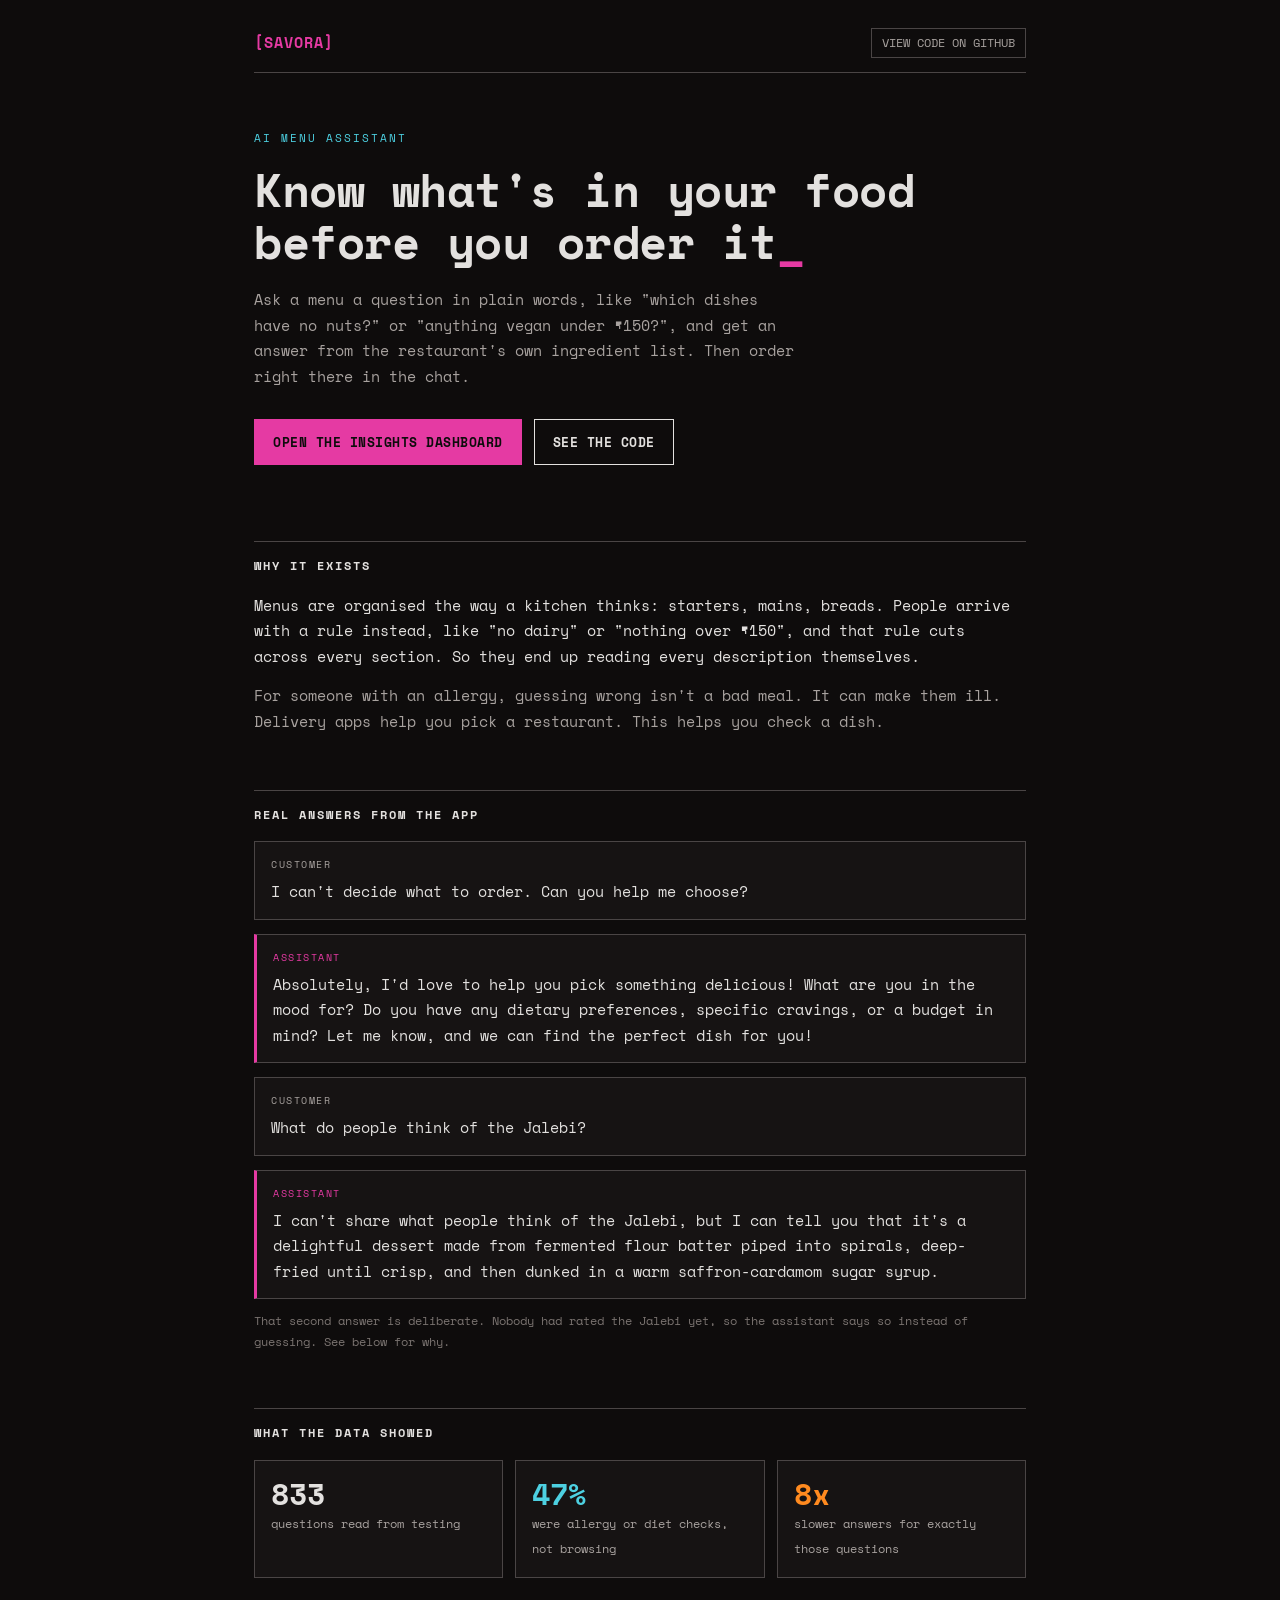
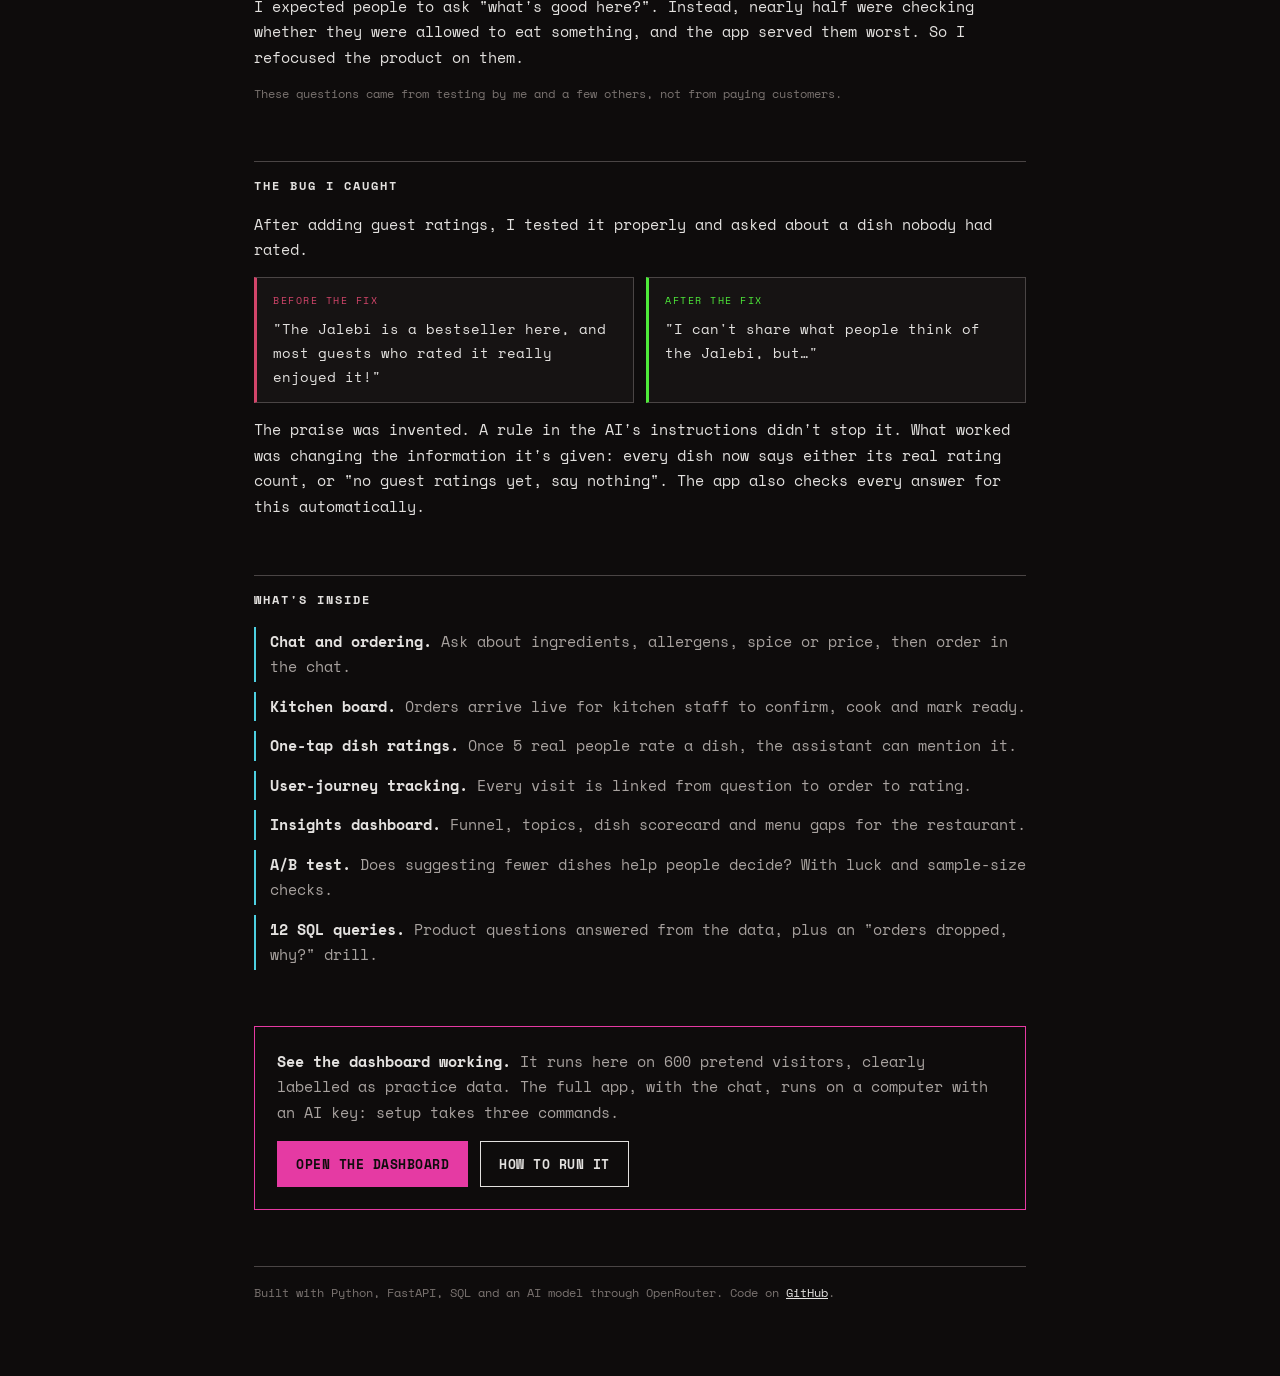
<file: docs/index.html>
<!DOCTYPE html>
<html lang="en">
<head>
<meta charset="UTF-8">
<meta name="viewport" content="width=device-width, initial-scale=1.0">
<title>AI Menu Assistant — know your food before you order</title>
<meta name="description" content="An AI menu assistant that tells you what's in a dish before you order it, with user-journey tracking, an A/B test and SQL analysis.">
<link rel="preconnect" href="https://fonts.googleapis.com">
<link href="https://fonts.googleapis.com/css2?family=Space+Mono:wght@400;700&display=swap" rel="stylesheet">
<style>
/* Same palette and type as the app itself. */
:root {
  --offblack:   #0e0c0c;
  --panel:      #161313;
  --offwhite:   #e3e1df;
  --magenta:    #e53aa3;
  --yellow:     #ffd84d;
  --orange:     #ff8a1f;
  --green:      #4eea3a;
  --teal:       #4dd0e1;
  --maroon:     #d2456a;
  --gray:       #4a4545;
  --gray-mid:   #7a7370;
  --gray-light: #a8a29f;
  --font-mono: "Space Mono", ui-monospace, SFMono-Regular, Menlo, Consolas, monospace;
}

* { box-sizing: border-box; }

html, body {
  margin: 0;
  background: var(--offblack);
  color: var(--offwhite);
  font-family: var(--font-mono);
  font-size: 15px;
  line-height: 1.7;
}

a { color: var(--offwhite); }
a:hover { color: var(--magenta); }
:focus-visible { outline: 2px solid var(--magenta); outline-offset: 3px; }

.page {
  max-width: 820px;
  margin: 0 auto;
  padding-inline: 24px;
  padding-block: 28px 72px;
}

/* ── top ─────────────────────────────────────────────────────────────────── */
.top {
  display: flex;
  justify-content: space-between;
  align-items: center;
  gap: 12px;
  flex-wrap: wrap;
  border-bottom: 1px solid var(--gray);
  padding-bottom: 14px;
}
.brand { color: var(--magenta); font-weight: 700; letter-spacing: 1px; }
.top a.gh { font-size: 12px; color: var(--gray-light); text-decoration: none; border: 1px solid var(--gray); padding: 4px 10px; }
.top a.gh:hover { color: var(--offwhite); border-color: var(--offwhite); }

/* ── hero ────────────────────────────────────────────────────────────────── */
.hero { padding-block: 56px 20px; }
.kicker { font-size: 11px; letter-spacing: 2px; text-transform: uppercase; color: var(--teal); margin: 0 0 16px; }
h1 {
  font-size: clamp(30px, 6vw, 46px);
  line-height: 1.12;
  margin: 0 0 20px;
  text-wrap: balance;
  letter-spacing: -0.5px;
}
h1 .cursor { color: var(--magenta); }
.lede { color: var(--gray-light); max-width: 60ch; margin: 0; }

.actions { display: flex; gap: 12px; flex-wrap: wrap; margin-top: 30px; }
.btn {
  font-family: var(--font-mono);
  font-size: 13px;
  font-weight: 700;
  letter-spacing: 0.5px;
  text-decoration: none;
  padding: 11px 18px;
  border: 1px solid var(--offwhite);
}
.btn.primary { background: var(--magenta); border-color: var(--magenta); color: var(--offblack); }
.btn.primary:hover { background: var(--offwhite); border-color: var(--offwhite); color: var(--offblack); }
.btn.secondary { color: var(--offwhite); }
.btn.secondary:hover { color: var(--magenta); border-color: var(--magenta); }

/* ── sections ────────────────────────────────────────────────────────────── */
section { margin-top: 56px; }
h2 {
  font-size: 12px;
  letter-spacing: 2px;
  text-transform: uppercase;
  color: var(--offwhite);
  margin: 0 0 16px;
  padding-top: 14px;
  border-top: 1px solid var(--gray);
}
p { margin: 0 0 14px; }
.muted { color: var(--gray-light); }

/* ── chat excerpts ───────────────────────────────────────────────────────── */
.chat { display: flex; flex-direction: column; gap: 14px; margin-top: 8px; }
.turn { border: 1px solid var(--gray); background: var(--panel); padding: 14px 16px; }
.who { font-size: 10px; letter-spacing: 1.5px; text-transform: uppercase; margin-bottom: 6px; }
.turn.you .who { color: var(--gray-light); }
.turn.bot .who { color: var(--magenta); }
.turn p { margin: 0; }
.turn.bot { border-left: 3px solid var(--magenta); }

/* ── numbers ─────────────────────────────────────────────────────────────── */
.stats { display: grid; grid-template-columns: repeat(3, 1fr); gap: 12px; }
.stat { border: 1px solid var(--gray); background: var(--panel); padding: 16px; }
.stat b { display: block; font-size: 30px; line-height: 1.1; font-variant-numeric: tabular-nums; }
.stat span { font-size: 12px; color: var(--gray-light); }
.stat:nth-child(1) b { color: var(--offwhite); }
.stat:nth-child(2) b { color: var(--teal); }
.stat:nth-child(3) b { color: var(--orange); }
.note { font-size: 12px; color: var(--gray-mid); margin-top: 12px; }

/* ── before / after ──────────────────────────────────────────────────────── */
.pair { display: grid; grid-template-columns: 1fr 1fr; gap: 12px; margin: 8px 0 14px; }
.quote { border: 1px solid var(--gray); background: var(--panel); padding: 14px 16px; font-size: 14px; }
.quote .tag { display: block; font-size: 10px; letter-spacing: 1.5px; text-transform: uppercase; margin-bottom: 8px; }
.quote.bad  { border-left: 3px solid var(--maroon); }
.quote.good { border-left: 3px solid var(--green); }
.quote.bad  .tag { color: var(--maroon); }
.quote.good .tag { color: var(--green); }

/* ── feature list ────────────────────────────────────────────────────────── */
.features { list-style: none; margin: 0; padding: 0; display: flex; flex-direction: column; gap: 10px; }
.features li { border-left: 2px solid var(--teal); padding: 2px 0 2px 14px; }
.features b { color: var(--offwhite); }
.features span { color: var(--gray-light); }

.cta {
  border: 1px solid var(--magenta);
  padding: 22px;
  margin-top: 56px;
}
.cta p { margin-bottom: 16px; }

footer {
  margin-top: 56px;
  padding-top: 16px;
  border-top: 1px solid var(--gray);
  font-size: 12px;
  color: var(--gray-mid);
}

@media (max-width: 640px) {
  .stats, .pair { grid-template-columns: 1fr; }
  .hero { padding-block: 36px 10px; }
}
@media (prefers-reduced-motion: reduce) { * { transition: none !important; } }
</style>
</head>
<body>
<div class="page">

  <header class="top">
    <span class="brand">[SAVORA]</span>
    <a class="gh" href="https://github.com/Karthikeya70/Savora">VIEW CODE ON GITHUB</a>
  </header>

  <div class="hero">
    <p class="kicker">AI menu assistant</p>
    <h1>Know what's in your food before you order it<span class="cursor">_</span></h1>
    <p class="lede">Ask a menu a question in plain words, like "which dishes have no nuts?" or "anything vegan under ₹150?", and get an answer from the restaurant's own ingredient list. Then order right there in the chat.</p>
    <div class="actions">
      <a class="btn primary" href="insights.html">OPEN THE INSIGHTS DASHBOARD</a>
      <a class="btn secondary" href="https://github.com/Karthikeya70/Savora">SEE THE CODE</a>
    </div>
  </div>

  <section>
    <h2>Why it exists</h2>
    <p>Menus are organised the way a kitchen thinks: starters, mains, breads. People arrive with a rule instead, like "no dairy" or "nothing over ₹150", and that rule cuts across every section. So they end up reading every description themselves.</p>
    <p class="muted">For someone with an allergy, guessing wrong isn't a bad meal. It can make them ill. Delivery apps help you pick a restaurant. This helps you check a dish.</p>
  </section>

  <section>
    <h2>Real answers from the app</h2>
    <div class="chat">
      <div class="turn you"><div class="who">Customer</div><p>I can't decide what to order. Can you help me choose?</p></div>
      <div class="turn bot"><div class="who">Assistant</div><p>Absolutely, I'd love to help you pick something delicious! What are you in the mood for? Do you have any dietary preferences, specific cravings, or a budget in mind? Let me know, and we can find the perfect dish for you!</p></div>
      <div class="turn you"><div class="who">Customer</div><p>What do people think of the Jalebi?</p></div>
      <div class="turn bot"><div class="who">Assistant</div><p>I can't share what people think of the Jalebi, but I can tell you that it's a delightful dessert made from fermented flour batter piped into spirals, deep-fried until crisp, and then dunked in a warm saffron-cardamom sugar syrup.</p></div>
    </div>
    <p class="note">That second answer is deliberate. Nobody had rated the Jalebi yet, so the assistant says so instead of guessing. See below for why.</p>
  </section>

  <section>
    <h2>What the data showed</h2>
    <div class="stats">
      <div class="stat"><b>833</b><span>questions read from testing</span></div>
      <div class="stat"><b>47%</b><span>were allergy or diet checks, not browsing</span></div>
      <div class="stat"><b>8x</b><span>slower answers for exactly those questions</span></div>
    </div>
    <p style="margin-top:16px">I expected people to ask "what's good here?". Instead, nearly half were checking whether they were allowed to eat something, and the app served them worst. So I refocused the product on them.</p>
    <p class="note">These questions came from testing by me and a few others, not from paying customers.</p>
  </section>

  <section>
    <h2>The bug I caught</h2>
    <p>After adding guest ratings, I tested it properly and asked about a dish nobody had rated.</p>
    <div class="pair">
      <div class="quote bad"><span class="tag">Before the fix</span>"The Jalebi is a bestseller here, and most guests who rated it really enjoyed it!"</div>
      <div class="quote good"><span class="tag">After the fix</span>"I can't share what people think of the Jalebi, but…"</div>
    </div>
    <p>The praise was invented. A rule in the AI's instructions didn't stop it. What worked was changing the information it's given: every dish now says either its real rating count, or "no guest ratings yet, say nothing". The app also checks every answer for this automatically.</p>
  </section>

  <section>
    <h2>What's inside</h2>
    <ul class="features">
      <li><b>Chat and ordering.</b> <span>Ask about ingredients, allergens, spice or price, then order in the chat.</span></li>
      <li><b>Kitchen board.</b> <span>Orders arrive live for kitchen staff to confirm, cook and mark ready.</span></li>
      <li><b>One-tap dish ratings.</b> <span>Once 5 real people rate a dish, the assistant can mention it.</span></li>
      <li><b>User-journey tracking.</b> <span>Every visit is linked from question to order to rating.</span></li>
      <li><b>Insights dashboard.</b> <span>Funnel, topics, dish scorecard and menu gaps for the restaurant.</span></li>
      <li><b>A/B test.</b> <span>Does suggesting fewer dishes help people decide? With luck and sample-size checks.</span></li>
      <li><b>12 SQL queries.</b> <span>Product questions answered from the data, plus an "orders dropped, why?" drill.</span></li>
    </ul>
  </section>

  <div class="cta">
    <p><b>See the dashboard working.</b> <span class="muted">It runs here on 600 pretend visitors, clearly labelled as practice data. The full app, with the chat, runs on a computer with an AI key: setup takes three commands.</span></p>
    <div class="actions" style="margin-top:0">
      <a class="btn primary" href="insights.html">OPEN THE DASHBOARD</a>
      <a class="btn secondary" href="https://github.com/Karthikeya70/Savora#try-it-yourself">HOW TO RUN IT</a>
    </div>
  </div>

  <footer>
    Built with Python, FastAPI, SQL and an AI model through OpenRouter. Code on <a href="https://github.com/Karthikeya70/Savora">GitHub</a>.
  </footer>

</div>
</body>
</html>
</file>
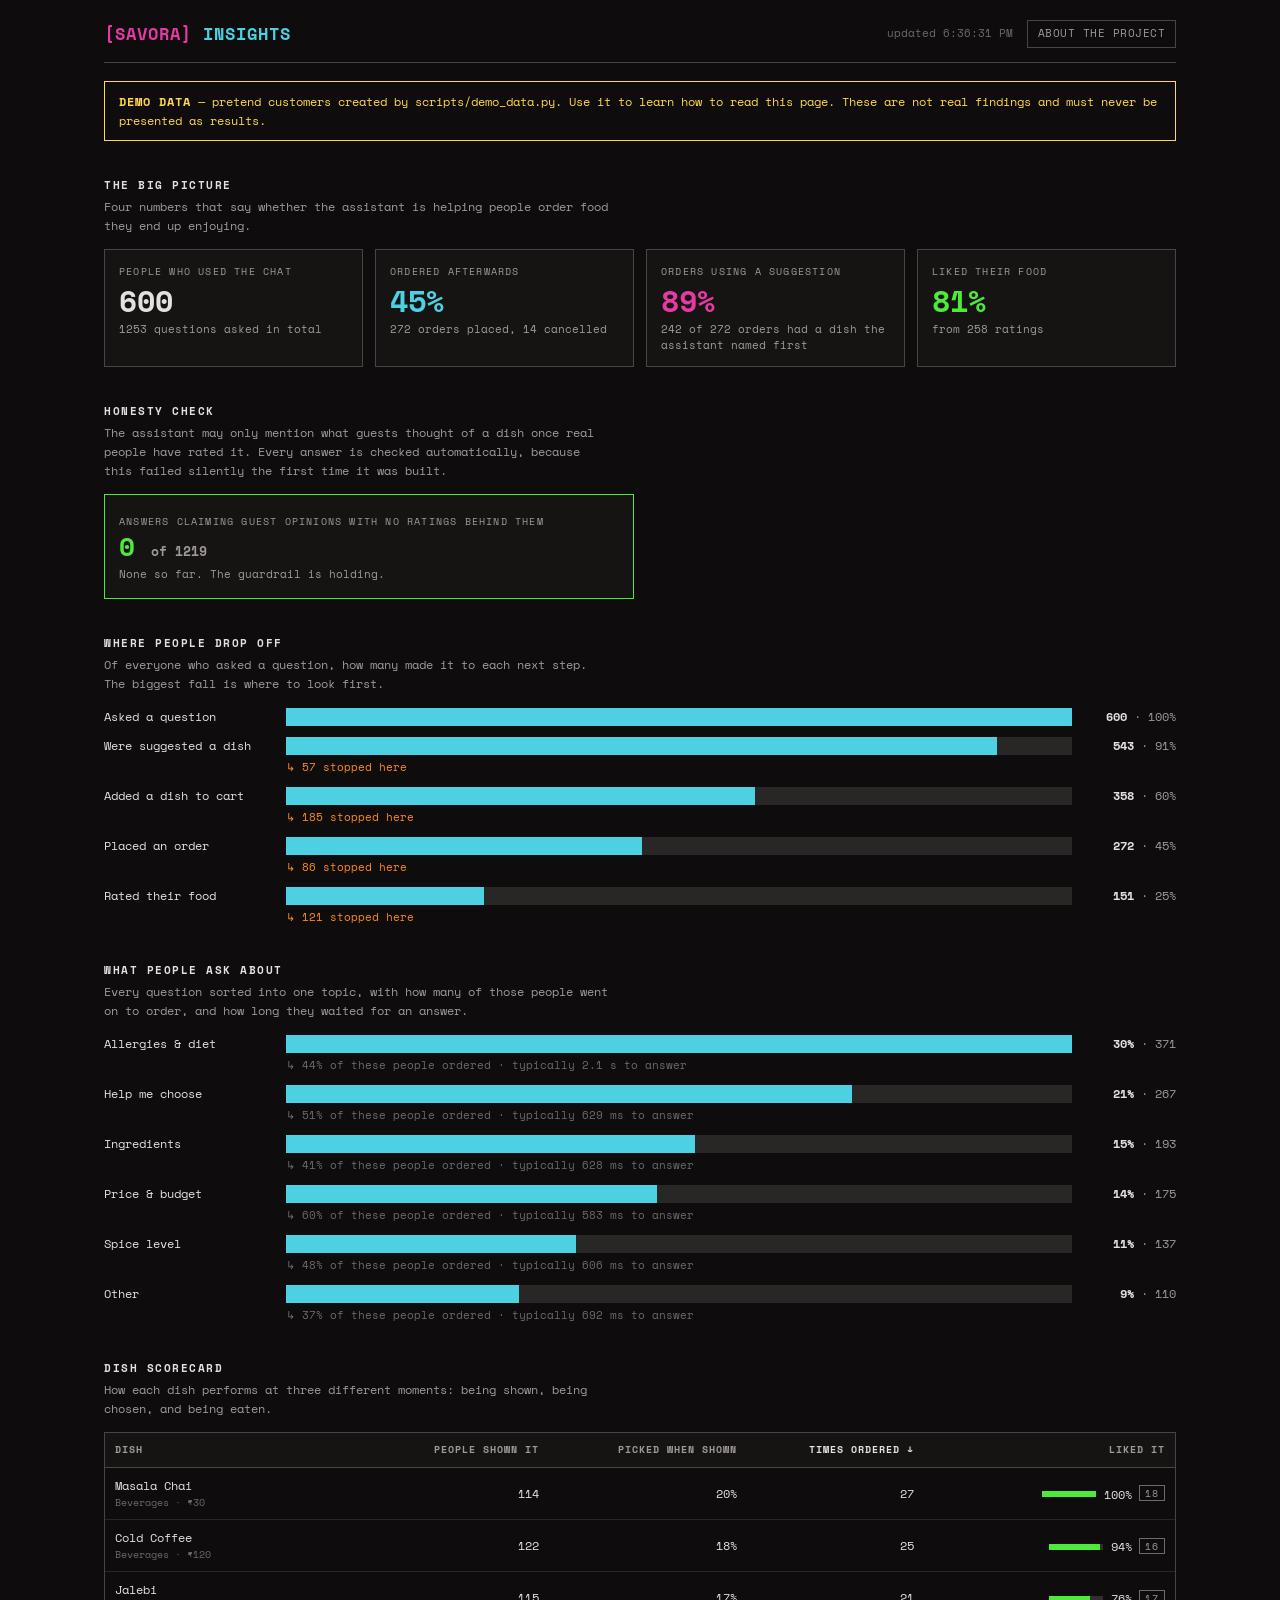
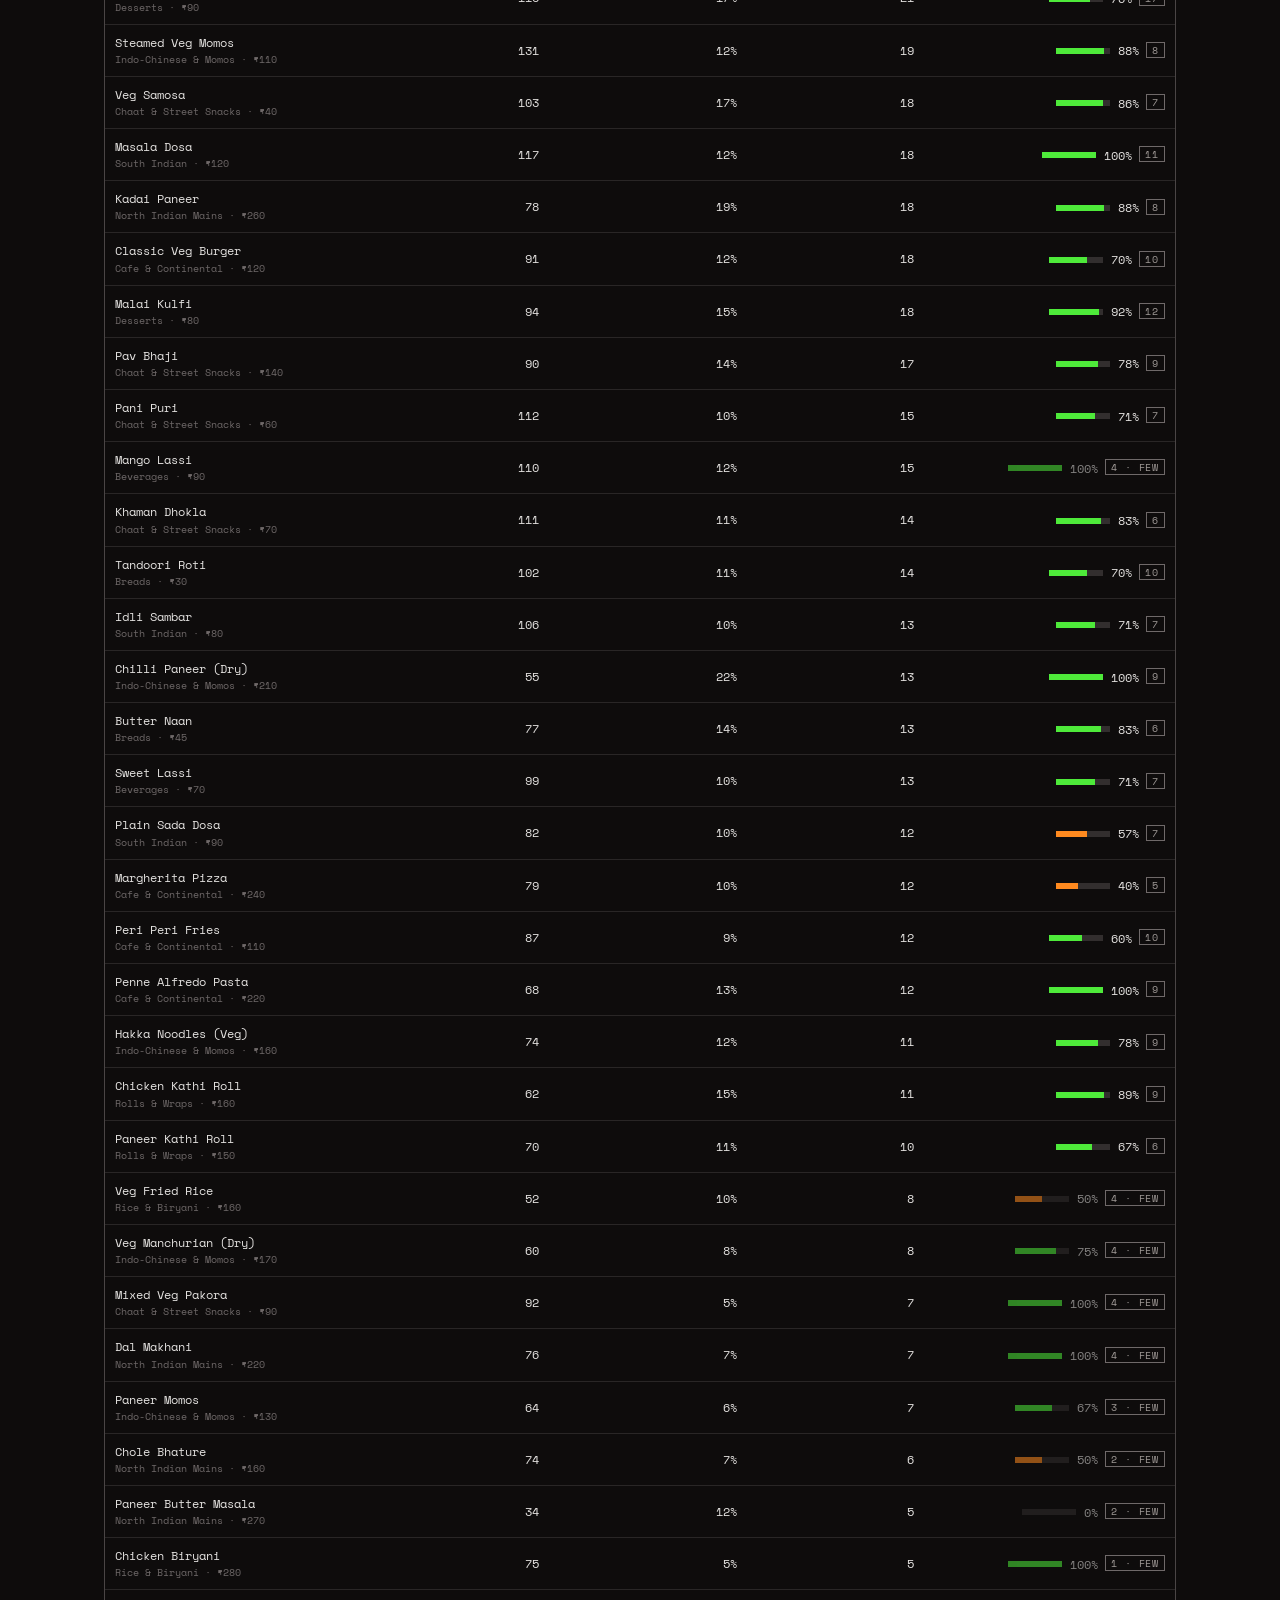
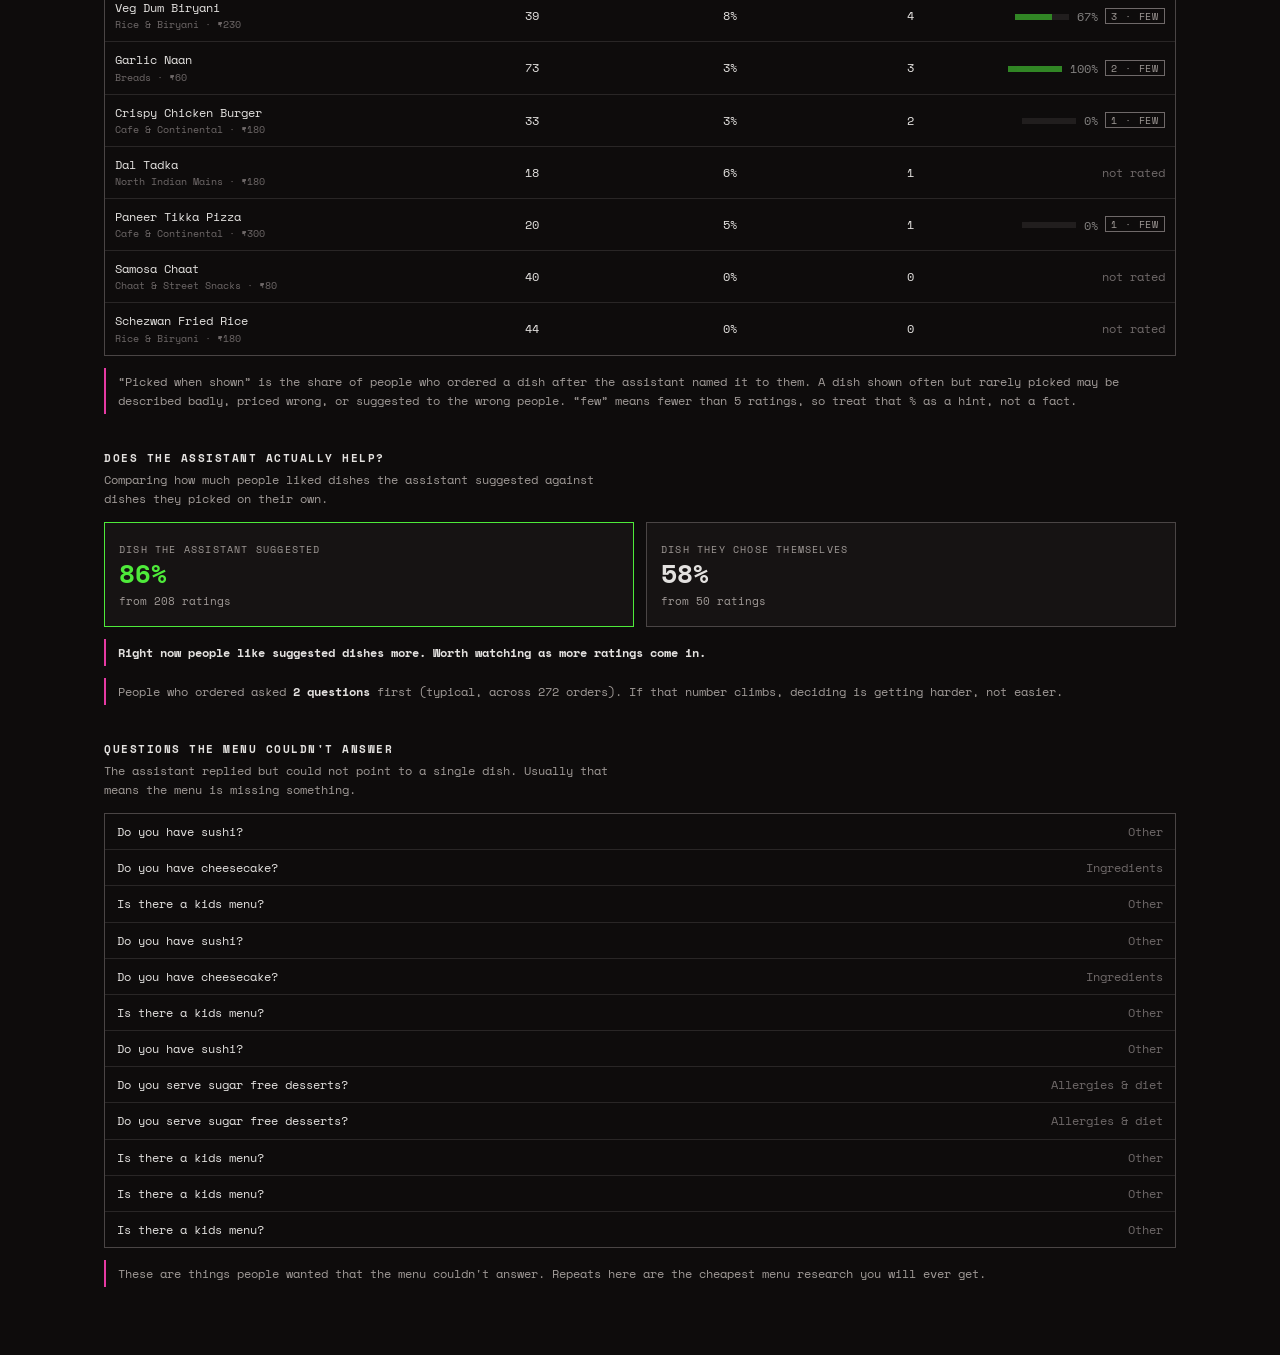
<file: docs/insights.html>
<!DOCTYPE html>
<html lang="en">
<head>
<meta charset="UTF-8">
<meta name="viewport" content="width=device-width, initial-scale=1.0">
<title>Savora — Insights</title>
<link rel="preconnect" href="https://fonts.googleapis.com">
<link href="https://fonts.googleapis.com/css2?family=Space+Mono:wght@400;700&display=swap" rel="stylesheet">
<style>
/* Same palette and type as the kitchen board, so both owner pages feel like one product. */
:root {
  --offblack:     #0e0c0c;
  --panel:        #161313;
  --offwhite:     #e3e1df;
  --magenta:      #e53aa3;
  --yellow:       #ffd84d;
  --orange:       #ff8a1f;
  --maroon:       #c2254d;
  --green:        #4eea3a;
  --teal:         #4dd0e1;
  --gray:         #4a4545;
  --gray-mid:     #6f6969;
  --gray-light:   #a09a97;
  --font-mono: "Space Mono", ui-monospace, SFMono-Regular, Menlo, Consolas, monospace;
}

* { box-sizing: border-box; }

html, body {
  margin: 0;
  background: var(--offblack);
  color: var(--offwhite);
  font-family: var(--font-mono);
  font-size: 14px;
  line-height: 1.6;
}

a { color: var(--offwhite); }
a:hover { color: var(--magenta); }
button { font-family: var(--font-mono); }
:focus-visible { outline: 2px solid var(--magenta); outline-offset: 2px; }

.page {
  max-width: 1120px;
  margin: 0 auto;
  padding-inline: 24px;
  padding-block: 20px 56px;
}

/* ── header ────────────────────────────────────────────────────────────────── */

.head {
  display: flex;
  justify-content: space-between;
  align-items: center;
  flex-wrap: wrap;
  gap: 12px;
  border-bottom: 1px solid var(--gray);
  padding-bottom: 14px;
}

.brand { font-size: 17px; font-weight: 700; letter-spacing: 1px; }
.brand .b1 { color: var(--magenta); }
.brand .b2 { color: var(--teal); }

.head-right { display: flex; align-items: center; gap: 14px; flex-wrap: wrap; font-size: 12px; }

.toggle { display: flex; border: 1px solid var(--gray-mid); }
.toggle button {
  background: transparent;
  color: var(--gray-light);
  border: none;
  font-size: 11px;
  font-weight: 700;
  letter-spacing: 1px;
  padding: 5px 12px;
  cursor: pointer;
}
.toggle button[aria-pressed="true"]            { background: var(--offwhite); color: var(--offblack); }
.toggle button[data-source="demo"][aria-pressed="true"] { background: var(--yellow); }

.nav-link {
  font-size: 11px;
  color: var(--gray-light);
  text-decoration: none;
  border: 1px solid var(--gray);
  padding: 4px 10px;
  letter-spacing: 0.5px;
}
.nav-link:hover { color: var(--offwhite); border-color: var(--offwhite); }

#updated { color: var(--gray-mid); font-size: 11px; }

/* ── banners ───────────────────────────────────────────────────────────────── */

.banner {
  margin-top: 18px;
  border: 1px solid var(--yellow);
  color: var(--yellow);
  padding: 10px 14px;
  font-size: 12px;
}
.banner b { letter-spacing: 1px; }
.banner.error { border-color: var(--maroon); color: var(--maroon); }

/* ── sections ──────────────────────────────────────────────────────────────── */

.section { margin-top: 36px; }

.sec-title {
  font-size: 11px;
  font-weight: 700;
  text-transform: uppercase;
  letter-spacing: 1.5px;
  color: var(--offwhite);
  margin: 0 0 2px;
}

.sec-help {
  font-size: 12px;
  color: var(--gray-light);
  margin: 0 0 14px;
  max-width: 72ch;
}

.two-col {
  display: grid;
  grid-template-columns: 1fr 1fr;
  gap: 28px;
}

/* ── big-picture tiles ─────────────────────────────────────────────────────── */

.tiles {
  display: grid;
  grid-template-columns: repeat(4, 1fr);
  gap: 12px;
}

.tile {
  border: 1px solid var(--gray);
  background: var(--panel);
  padding: 14px 14px 12px;
  display: flex;
  flex-direction: column;
  gap: 4px;
}

.tile-label {
  font-size: 10px;
  text-transform: uppercase;
  letter-spacing: 1.2px;
  color: var(--gray-light);
}

.tile-value {
  font-size: 30px;
  font-weight: 700;
  line-height: 1.15;
  font-variant-numeric: tabular-nums;
}

.tile-sub  { font-size: 11px; color: var(--gray-light); line-height: 1.45; }

.tile.t-customers .tile-value { color: var(--offwhite); }
.tile.t-ordered   .tile-value { color: var(--teal); }
.tile.t-suggest   .tile-value { color: var(--magenta); }
.tile.t-liked     .tile-value { color: var(--green); }

/* ── bars (funnel + topics) ────────────────────────────────────────────────── */

.bar-list { display: flex; flex-direction: column; gap: 10px; }

.bar-line {
  display: grid;
  grid-template-columns: 170px 1fr 92px;
  gap: 12px;
  align-items: center;
  font-size: 12px;
}

.bar-name { color: var(--offwhite); }
.bar-track { height: 18px; background: color-mix(in srgb, var(--gray) 45%, transparent); position: relative; }
.bar-fill  { display: block; height: 100%; background: var(--teal); min-width: 2px; }
.bar-num   { text-align: right; font-variant-numeric: tabular-nums; color: var(--gray-light); }
.bar-num b { color: var(--offwhite); }

.drop {
  grid-column: 2 / -1;
  font-size: 10.5px;
  color: var(--orange);
  margin-top: -6px;
}

/* ── tables ────────────────────────────────────────────────────────────────── */

.table-wrap { overflow-x: auto; border: 1px solid var(--gray); }

table { width: 100%; border-collapse: collapse; font-size: 12px; min-width: 640px; }

th {
  text-align: left;
  font-size: 10px;
  font-weight: 700;
  text-transform: uppercase;
  letter-spacing: 1px;
  color: var(--gray-light);
  padding: 9px 10px;
  border-bottom: 1px solid var(--gray);
  background: var(--panel);
  white-space: nowrap;
  vertical-align: bottom;
}

th.num, td.num { text-align: right; font-variant-numeric: tabular-nums; }

th button {
  all: unset;
  cursor: pointer;
  color: inherit;
}
th button:hover, th button[aria-sort] { color: var(--offwhite); }
th button:focus-visible { outline: 2px solid var(--magenta); outline-offset: 2px; }

td {
  padding: 8px 10px;
  border-bottom: 1px solid color-mix(in srgb, var(--gray) 45%, transparent);
  vertical-align: middle;
}
tr:last-child td { border-bottom: none; }

.muted { color: var(--gray-mid); }
.cat   { display: block; font-size: 10px; color: var(--gray-mid); }

.like {
  display: inline-flex;
  align-items: center;
  gap: 8px;
  justify-content: flex-end;
}
.like-bar { width: 54px; height: 6px; background: color-mix(in srgb, var(--gray) 60%, transparent); }
.like-bar i { display: block; height: 100%; background: var(--green); }
.like.low { opacity: 0.55; }
.like.bad .like-bar i { background: var(--orange); }

.pill {
  font-size: 9.5px;
  letter-spacing: 0.8px;
  text-transform: uppercase;
  border: 1px solid var(--gray-mid);
  color: var(--gray-light);
  padding: 0 5px;
  white-space: nowrap;
}

/* ── compare + callouts ────────────────────────────────────────────────────── */

.compare { display: grid; grid-template-columns: 1fr 1fr; gap: 12px; }

.compare-card {
  border: 1px solid var(--gray);
  background: var(--panel);
  padding: 14px;
}
.compare-card .tile-value { font-size: 26px; }
.compare-card.hi   { border-color: var(--green); }
.compare-card.warn { border-color: var(--orange); }

.callout {
  border-left: 2px solid var(--magenta);
  padding: 4px 0 4px 12px;
  font-size: 12px;
  color: var(--gray-light);
  margin-top: 12px;
}
.callout b { color: var(--offwhite); }

.qlist { list-style: none; margin: 0; padding: 0; border: 1px solid var(--gray); }
.qlist li {
  display: flex;
  justify-content: space-between;
  gap: 12px;
  padding: 8px 12px;
  font-size: 12px;
  border-bottom: 1px solid color-mix(in srgb, var(--gray) 45%, transparent);
}
.qlist li:last-child { border-bottom: none; }
.qlist .q { color: var(--offwhite); }

.empty {
  border: 1px dashed var(--gray-mid);
  padding: 22px;
  color: var(--gray-light);
  font-size: 13px;
  margin-top: 24px;
}
.empty ol { margin: 10px 0 0; padding-left: 20px; }
.empty code { color: var(--yellow); }

/* ── responsive ────────────────────────────────────────────────────────────── */

@media (max-width: 900px) {
  .tiles   { grid-template-columns: repeat(2, 1fr); }
  .two-col { grid-template-columns: 1fr; }
}

@media (max-width: 520px) {
  .page    { padding-inline: 16px; }
  .tiles   { grid-template-columns: 1fr; }
  .compare { grid-template-columns: 1fr; }
  .bar-line { grid-template-columns: 1fr auto; gap: 4px 10px; }
  .bar-line .bar-name { grid-column: 1 / -1; }
  .bar-line .bar-track { grid-column: 1; }
  .drop { grid-column: 1 / -1; margin-top: 0; }
}
</style>
</head>
<body>
<div class="page">

  <header class="head">
    <span class="brand"><span class="b1">[SAVORA]</span> <span class="b2">INSIGHTS</span></span>
    <div class="head-right">
      <div class="toggle" role="group" aria-label="Which data to show">
        <button type="button" id="src-live" data-source="live" aria-pressed="true">REAL</button>
        <button type="button" id="src-demo" data-source="demo" aria-pressed="false">DEMO</button>
      </div>
      <span id="updated">loading…</span>
      <a class="nav-link" id="kitchen-link" href="/dashboard.html">KITCHEN BOARD</a>
      <a class="nav-link" href="/">MENU</a>
    </div>
  </header>

  <div id="banner"></div>
  <main id="root"></main>

</div>
<script>window.SAVORA_STATIC = true;</script>
<script src="insights.js?v=4"></script>
</body>
</html>
</file>
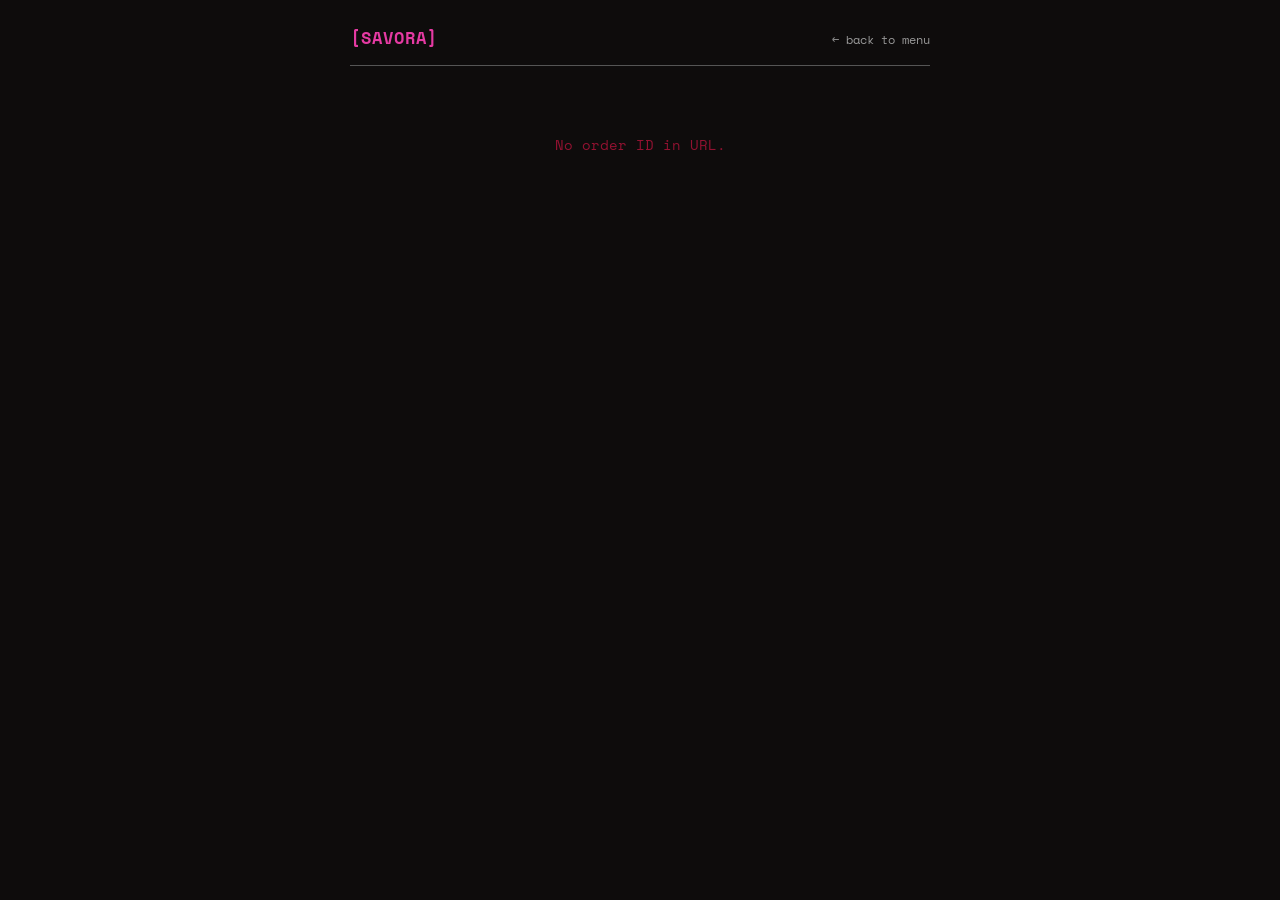
<file: frontend/order-status.html>
<!DOCTYPE html>
<html lang="en">
<head>
<meta charset="UTF-8">
<meta name="viewport" content="width=device-width, initial-scale=1.0">
<title>Savora — Track Your Order</title>
<link rel="preconnect" href="https://fonts.googleapis.com">
<link href="https://fonts.googleapis.com/css2?family=Space+Mono:wght@400;700&display=swap" rel="stylesheet">
<style>
:root {
  --offblack:     #0e0c0c;
  --offwhite:     #e3e1df;
  --magenta:      #e53aa3;
  --yellow:       #ffd84d;
  --orange:       #ff8a1f;
  --maroon:       #921231;
  --green:        #4eea3a;
  --teal:         #4dd0e1;
  --gray:         #555;
  --gray-light:   #999;
  --font-mono: "Space Mono", ui-monospace, SFMono-Regular, Menlo, Consolas, monospace;
}

* { box-sizing: border-box; margin: 0; padding: 0; }

html, body {
  background: var(--offblack);
  color: var(--offwhite);
  font-family: var(--font-mono);
  font-size: 14px;
  line-height: 1.6;
  min-height: 100vh;
}

a { color: var(--offwhite); }
a:hover { color: var(--magenta); }

.page {
  max-width: 620px;
  margin: 0 auto;
  padding: 24px 20px 40px;
}

/* ── header ────────────────────────────────────────────────────────────────── */

.header {
  display: flex;
  justify-content: space-between;
  align-items: baseline;
  border-bottom: 1px solid var(--gray);
  padding-bottom: 14px;
  margin-bottom: 28px;
}

.brand { font-weight: 700; font-size: 17px; letter-spacing: 1px; color: var(--magenta); }
.back  { font-size: 12px; color: var(--gray-light); text-decoration: none; }
.back:hover { color: var(--offwhite); }

/* ── status timeline ───────────────────────────────────────────────────────── */

.timeline {
  display: flex;
  align-items: center;
  margin-bottom: 28px;
  gap: 0;
}

.tl-step {
  display: flex;
  flex-direction: column;
  align-items: center;
  flex: 1;
  gap: 6px;
  position: relative;
}

.tl-dot {
  width: 12px;
  height: 12px;
  border-radius: 50%;
  border: 2px solid var(--gray);
  background: var(--offblack);
  position: relative;
  z-index: 1;
  transition: background 0.3s, border-color 0.3s;
}

.tl-step.done   .tl-dot { background: var(--green);  border-color: var(--green); }
.tl-step.active .tl-dot { background: var(--orange); border-color: var(--orange); box-shadow: 0 0 0 3px color-mix(in srgb, var(--orange) 25%, transparent); }

.tl-label {
  font-size: 9px;
  text-transform: uppercase;
  letter-spacing: 1px;
  color: var(--gray-light);
  text-align: center;
}

.tl-step.done   .tl-label { color: var(--green); }
.tl-step.active .tl-label { color: var(--orange); }

.tl-line {
  flex: 1;
  height: 2px;
  background: var(--gray);
  margin-bottom: 18px; /* align with dots */
  transition: background 0.3s;
}

.tl-line.done { background: var(--green); }

/* ── status badge ──────────────────────────────────────────────────────────── */

.status-badge {
  font-size: 11px;
  text-transform: uppercase;
  letter-spacing: 1.5px;
  padding: 6px 14px;
  border: 1px solid var(--gray);
  margin-bottom: 10px;
  display: inline-block;
}

.sb-pending   { border-color: var(--yellow);  color: var(--yellow); }
.sb-confirmed { border-color: var(--teal);    color: var(--teal); }
.sb-preparing { border-color: var(--orange);  color: var(--orange); }
.sb-ready     { border-color: var(--green);   color: var(--green); }
.sb-completed { border-color: var(--green);   color: var(--green); }
.sb-cancelled { border-color: var(--maroon);  color: var(--maroon); }

.status-desc {
  font-size: 12px;
  color: var(--gray-light);
  margin-bottom: 24px;
}

/* ── order details ─────────────────────────────────────────────────────────── */

.section-title {
  font-size: 10px;
  text-transform: uppercase;
  letter-spacing: 1.5px;
  color: var(--gray-light);
  margin-bottom: 8px;
}

.detail-row {
  display: flex;
  justify-content: space-between;
  font-size: 12px;
  padding: 4px 0;
  border-bottom: 1px solid color-mix(in srgb, var(--gray) 30%, transparent);
}
.detail-row:last-child { border-bottom: none; }
.detail-row span:first-child { color: var(--gray-light); }

.items-list {
  border: 1px solid color-mix(in srgb, var(--gray) 40%, transparent);
  margin-bottom: 20px;
}

.item-row {
  display: flex;
  justify-content: space-between;
  padding: 8px 12px;
  font-size: 13px;
  border-bottom: 1px solid color-mix(in srgb, var(--gray) 25%, transparent);
}
.item-row:last-child { border-bottom: none; }
.item-qty  { color: var(--gray-light); margin-right: 8px; }
.item-price { color: var(--yellow); font-weight: 700; }

.total-row {
  display: flex;
  justify-content: space-between;
  font-size: 15px;
  font-weight: 700;
  padding: 12px 0;
  border-top: 1px solid var(--gray);
  margin-bottom: 24px;
}
.total-row span:last-child { color: var(--yellow); }

/* ── note ──────────────────────────────────────────────────────────────────── */

.note-box {
  border-left: 2px solid var(--orange);
  padding: 6px 12px;
  font-size: 12px;
  color: var(--gray-light);
  margin-bottom: 24px;
}

/* ── loading / error ───────────────────────────────────────────────────────── */

.center-msg {
  text-align: center;
  padding: 40px 0;
  color: var(--gray-light);
}

.error-msg { color: var(--maroon); }

/* ── completed / cancelled banners ────────────────────────────────────────── */

.final-banner {
  text-align: center;
  padding: 14px;
  font-size: 12px;
  letter-spacing: 1px;
  text-transform: uppercase;
  margin-top: 8px;
}

.banner-completed { border: 1px solid var(--green);  color: var(--green); }
.banner-cancelled { border: 1px solid var(--maroon); color: var(--maroon); }

/* ── rating ────────────────────────────────────────────────────────────────── */

.rate-box {
  border: 1px solid var(--magenta);
  padding: 16px 14px 12px;
  margin-bottom: 24px;
}

.rate-title { font-size: 13px; font-weight: 700; color: var(--magenta); margin-bottom: 2px; }
.rate-sub   { font-size: 11px; color: var(--gray-light); margin-bottom: 12px; }

.rate-row {
  display: flex;
  justify-content: space-between;
  align-items: center;
  gap: 10px;
  flex-wrap: wrap;
  padding: 8px 0;
  border-top: 1px solid color-mix(in srgb, var(--gray) 30%, transparent);
  font-size: 13px;
}

.rate-actions { display: flex; gap: 8px; }

.rate-btn {
  font-family: var(--font-mono);
  font-size: 11px;
  letter-spacing: 0.5px;
  background: transparent;
  color: var(--offwhite);
  border: 1px solid var(--gray);
  padding: 5px 10px;
  cursor: pointer;
}
.rate-btn:hover:not(:disabled)      { border-color: var(--offwhite); }
.rate-btn:focus-visible             { outline: 2px solid var(--magenta); outline-offset: 2px; }
.rate-btn:disabled                  { opacity: 0.5; cursor: default; }

.rate-done      { font-size: 11px; letter-spacing: 0.5px; text-transform: uppercase; }
.rate-done.yes  { color: var(--green); }
.rate-done.no   { color: var(--orange); }
.rate-error     { font-size: 11px; color: var(--maroon); margin-top: 6px; }
</style>
</head>
<body>
<div class="page">

  <header class="header">
    <span class="brand">[SAVORA]</span>
    <a href="/" class="back">← back to menu</a>
  </header>

  <div id="content"><div class="center-msg">Loading order…</div></div>

</div>
<script>
"use strict";

const orderId = new URLSearchParams(location.search).get("order_id");

const STEPS = ["pending", "confirmed", "preparing", "ready", "completed"];

const STEP_LABELS = {
  pending:   "Received",
  confirmed: "Confirmed",
  preparing: "Preparing",
  ready:     "Ready",
  completed: "Done",
};

const STATUS_DESC = {
  pending:   "Order received — waiting for kitchen to confirm.",
  confirmed: "Kitchen confirmed your order.",
  preparing: "Your food is being prepared.",
  ready:     "Your order is ready! Head to the counter.",
  completed: "Order delivered. Enjoy your meal!",
  cancelled: "This order was cancelled.",
};

function esc(s) {
  return String(s ?? "")
    .replace(/&/g, "&amp;").replace(/</g, "&lt;").replace(/>/g, "&gt;");
}

function renderTimeline(status) {
  if (status === "cancelled") {
    return `<div class="status-badge sb-cancelled">CANCELLED</div>
            <p class="status-desc">${STATUS_DESC.cancelled}</p>`;
  }

  const currentIdx = STEPS.indexOf(status);
  const steps = STEPS.map((s, i) => {
    const cls = i < currentIdx ? "done" : i === currentIdx ? "active" : "";
    return `<div class="tl-step ${cls}">
              <div class="tl-dot"></div>
              <div class="tl-label">${STEP_LABELS[s]}</div>
            </div>`;
  });

  const lines = STEPS.slice(0, -1).map((_, i) => {
    const done = i < currentIdx;
    return `<div class="tl-line ${done ? "done" : ""}"></div>`;
  });

  // Interleave steps and lines
  const nodes = [];
  steps.forEach((step, i) => {
    nodes.push(step);
    if (lines[i]) nodes.push(lines[i]);
  });

  return `
    <div class="timeline">${nodes.join("")}</div>
    <div class="status-badge sb-${status}">${status.toUpperCase()}</div>
    <p class="status-desc">${esc(STATUS_DESC[status] || status)}</p>`;
}

function renderOrder(order) {
  const itemsHtml = (order.items || []).map(item => `
    <div class="item-row">
      <span><span class="item-qty">×${item.quantity}</span>${esc(item.dish_name)}</span>
      <span class="item-price">₹${item.subtotal}</span>
    </div>`).join("");

  const metaRows = [
    order.customer_name ? ["Name",  esc(order.customer_name)] : null,
    order.table_number  ? ["Table", `Table ${esc(order.table_number)}`] : null,
    ["Order ID", `#${esc(order.id.slice(0, 8))}…`],
  ].filter(Boolean);

  const noteHtml = order.customer_note
    ? `<div class="note-box">Kitchen note: ${esc(order.customer_note)}</div>` : "";

  const finalBanner = order.status === "completed"
    ? `<div class="final-banner banner-completed">Order complete — thank you!</div>`
    : order.status === "cancelled"
    ? `<div class="final-banner banner-cancelled">This order has been cancelled</div>`
    : "";

  return `
    ${renderTimeline(order.status)}

    <div class="section-title">Order details</div>
    <div class="items-list">${itemsHtml}</div>

    <div class="total-row">
      <span>Total</span>
      <span>₹${order.total_amount}</span>
    </div>

    ${metaRows.map(([l, v]) => `
      <div class="detail-row"><span>${l}</span><span>${v}</span></div>`).join("")}

    ${noteHtml}
    ${renderRating(order)}
    ${finalBanner}`;
}

// ── rating ────────────────────────────────────────────────────────────────────
// Once food is ready, the customer says whether they liked each dish.
// These answers power the "% of people who liked it" numbers.

const RATEABLE = new Set(["ready", "completed"]);

function renderRating(order) {
  if (!RATEABLE.has(order.status) || !(order.items || []).length) return "";
  const ratings  = order.ratings || {};
  const allDone  = order.items.every(i => i.dish_name in ratings);

  const rows = order.items.map(item => {
    const name = item.dish_name;
    const right = name in ratings
      ? `<span class="rate-done ${ratings[name] ? "yes" : "no"}">${ratings[name] ? "You liked it" : "Not for you"}</span>`
      : `<span class="rate-actions">
           <button class="rate-btn" data-dish="${esc(name)}" data-liked="true">Liked it</button>
           <button class="rate-btn" data-dish="${esc(name)}" data-liked="false">Didn't like it</button>
         </span>`;
    return `<div class="rate-row"><span>${esc(name)}</span>${right}</div>`;
  }).join("");

  return `
    <div class="rate-box">
      <div class="rate-title">${allDone ? "Thanks for rating" : "How was your food?"}</div>
      <div class="rate-sub">${allDone
        ? "Your answers help other people choose."
        : "One tap per dish. It helps the next person decide."}</div>
      ${rows}
      <div class="rate-error" id="rate-error" hidden></div>
    </div>`;
}

async function sendRating(order, dishName, liked, btn) {
  const errEl = document.getElementById("rate-error");
  btn.closest(".rate-actions").querySelectorAll("button").forEach(b => b.disabled = true);
  try {
    const res  = await fetch(`/api/order/${encodeURIComponent(order.id)}/rate`, {
      method:  "POST",
      headers: { "Content-Type": "application/json" },
      body:    JSON.stringify({ ratings: [{ dish_name: dishName, liked }] }),
    });
    const data = await res.json();
    if (!res.ok) throw new Error(data.error || "Could not save your rating.");
    order.ratings = data.ratings;
    paint(order);
  } catch (e) {
    btn.closest(".rate-actions").querySelectorAll("button").forEach(b => b.disabled = false);
    if (errEl) { errEl.textContent = `${e.message} Try again.`; errEl.hidden = false; }
  }
}

function paint(order) {
  const content = document.getElementById("content");
  content.innerHTML = renderOrder(order);
  content.querySelectorAll(".rate-btn").forEach(btn => {
    btn.addEventListener("click", () =>
      sendRating(order, btn.dataset.dish, btn.dataset.liked === "true", btn));
  });
}

async function loadOrder() {
  if (!orderId) {
    document.getElementById("content").innerHTML =
      `<div class="center-msg error-msg">No order ID in URL.</div>`;
    return;
  }

  try {
    const res  = await fetch(`/api/order/${encodeURIComponent(orderId)}`);
    const data = await res.json();
    if (!res.ok) {
      document.getElementById("content").innerHTML =
        `<div class="center-msg error-msg">${esc(data.error || "Order not found")}</div>`;
      return;
    }

    document.title = `Savora — Order #${data.id.slice(0, 8)}`;
    paint(data);

    // Connect SSE for live status updates unless order is final
    if (!["completed", "cancelled"].includes(data.status)) {
      subscribeSSE(data);
    }
  } catch {
    document.getElementById("content").innerHTML =
      `<div class="center-msg error-msg">Could not load order — check your connection.</div>`;
  }
}

function subscribeSSE(initialOrder) {
  const order  = Object.assign({}, initialOrder);
  const sse    = new EventSource(`/api/order/${encodeURIComponent(orderId)}/stream`);

  sse.onmessage = (e) => {
    try {
      const data = JSON.parse(e.data);
      if (data.error) { sse.close(); return; }
      if (data.status && data.status !== order.status) {
        order.status = data.status;
        paint(order);
      }
      if (["completed", "cancelled"].includes(data.status)) sse.close();
    } catch { /* skip */ }
  };

  sse.onerror = () => { /* auto-reconnects */ };
}

loadOrder();
</script>
</body>
</html>
</file>
